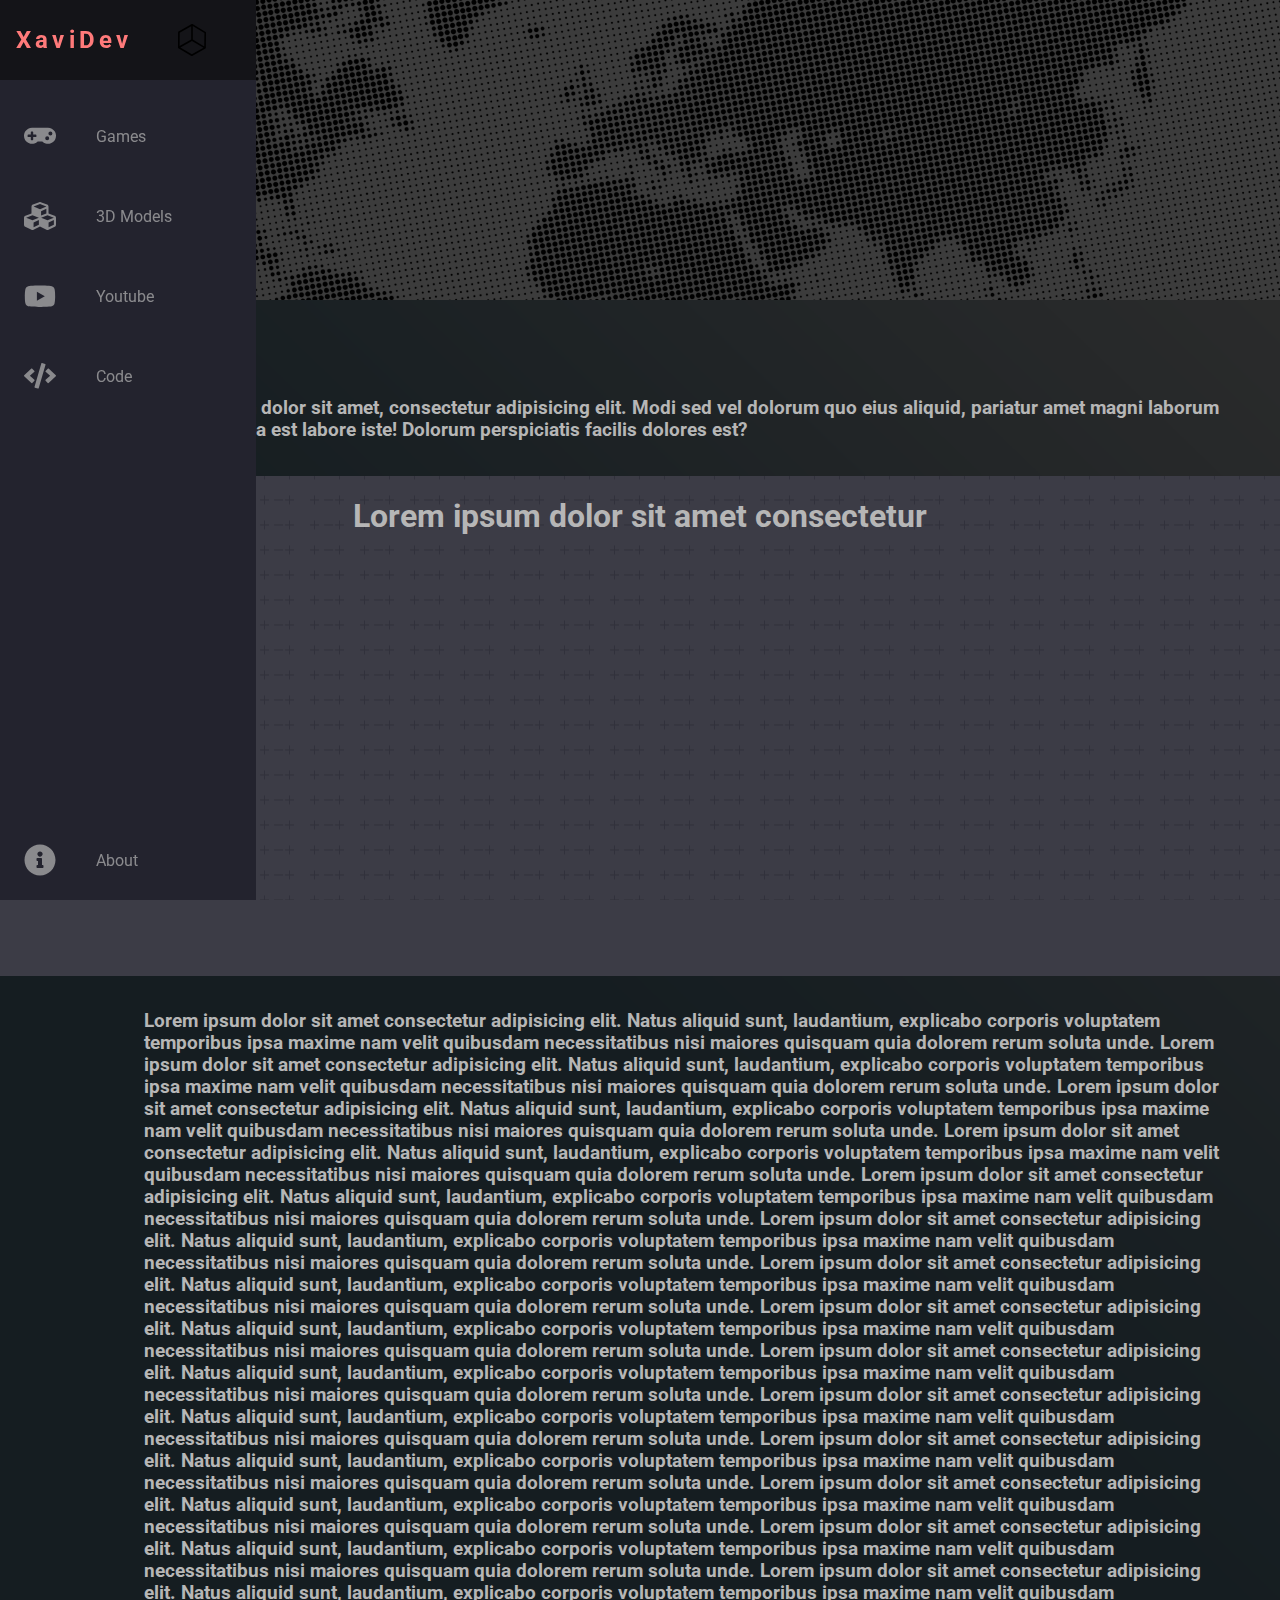
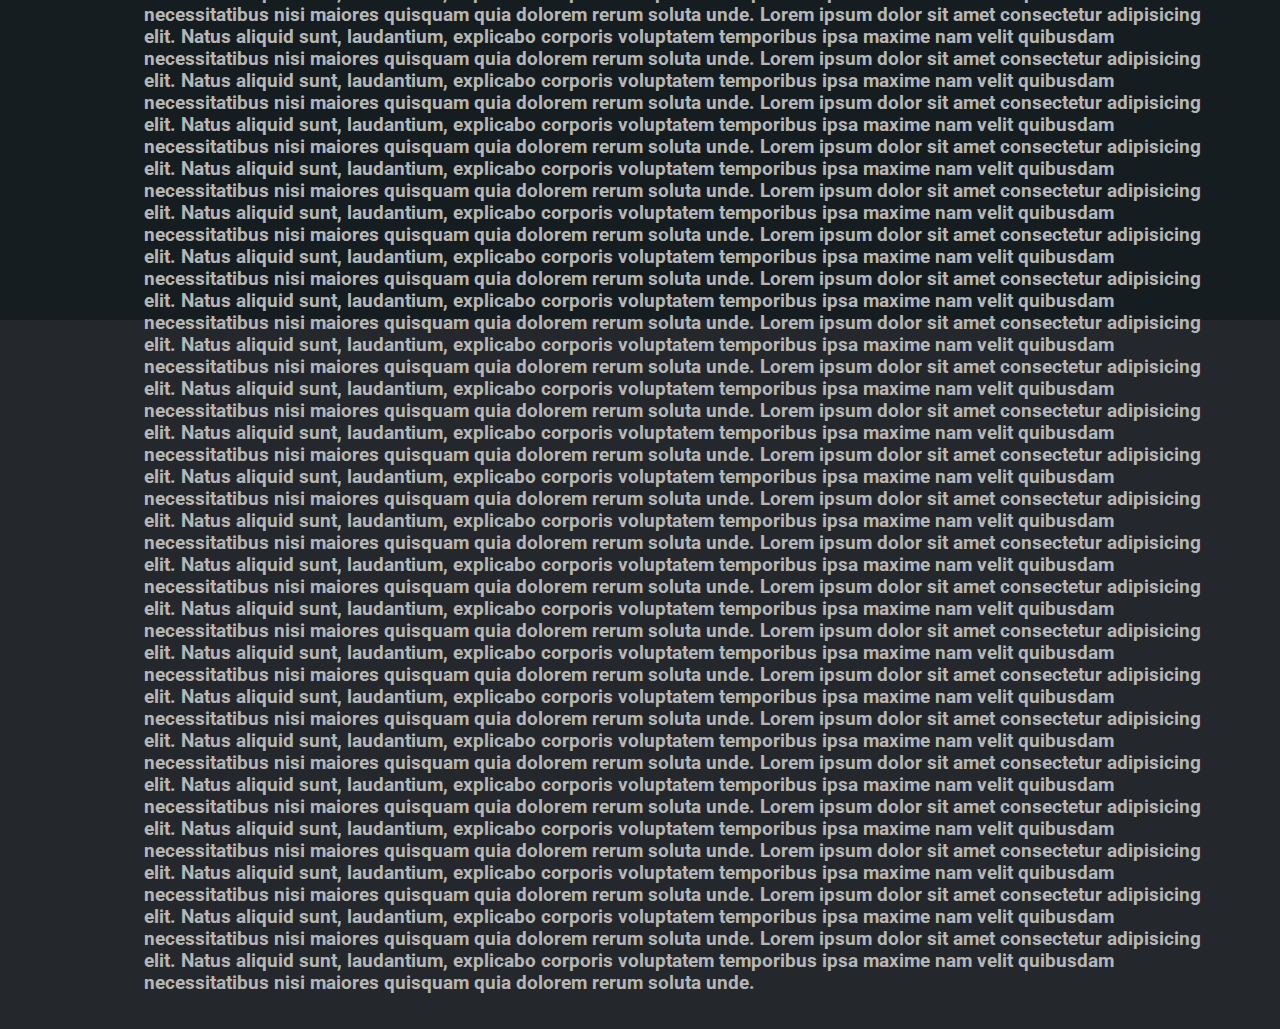
<file: index.html>
<!DOCTYPE html>
<html lang="en">
<head>
    <meta charset="UTF-8">
    <meta http-equiv="X-UA-Compatible" content="IE=edge">
    <meta name="viewport" content="width=device-width, initial-scale=1.0">
    <link rel="stylesheet" href="main.css">
    <title>Basel</title>
    <link rel="shortcut icon" type="image/png" href="images/logo.png">
</head>
  <body>
    <nav class="navbar">
        <ul class="navbar-nav">
          <li class="logo">
            <a href="../index.html" class="nav-link">
              <span class="link-text logo-text">XaviDev</span>
              <svg
                viewBox="0 0 485.963 485.963" style="enable-background:new 0 0 485.963 485.963;" xml:space="preserve">
                <g>
                  <g>
                    <path d="M449.733,119.163l-197.9-117.5c-3.7-2.2-8.3-2.2-12-0.1l-200.6,112.6c-3.7,2.1-6.1,6-6.1,10.3l-2.8,230.1
                      c-0.1,4.3,2.2,8.2,5.8,10.4l198.9,119.3c1.9,1.1,4,1.7,6.2,1.7c2,0,4-0.5,5.9-1.5l200.7-112.6c3.8-2.1,6.1-6.1,6.1-10.4l1.7-231.9
                      C455.633,125.263,453.433,121.263,449.733,119.163z M230.933,453.863l-176.6-105.9l2.5-201.8l174.1,102.8V453.863z
                        M243.133,228.263l-174.6-103l177-99.4l174.4,103.5L243.133,228.263z M429.933,354.263l-175,98.2v-203.4l176.5-98.7
                      L429.933,354.263z"/> 
                  </g>
                </g>
              </svg>
            </a>
          </li>
    
          <li class="nav-item">
            <a href="../pages/games.html" class="nav-link">
                <svg 
                aria-hidden="true" 
                focusable="false" 
                data-prefix="fas" 
                data-icon="gamepad" 
                class="svg-inline--fa fa-gamepad fa-w-20" 
                role="img" xmlns="http://www.w3.org/2000/svg" 
                viewBox="0 0 640 512">
                    <path fill="currentColor" 
                    d="M480.07 96H160a160 160 0 1 0 114.24 272h91.52A160 160 0 1 0 480.07 96zM248 268a12 12 0 0 1-12 12h-52v52a12 12 0 0 1-12 12h-24a12 12 0 0 1-12-12v-52H84a12 12 0 0 1-12-12v-24a12 12 0 0 1 12-12h52v-52a12 12 0 0 1 12-12h24a12 12 0 0 1 12 12v52h52a12 12 0 0 1 12 12zm216 76a40 40 0 1 1 40-40 40 40 0 0 1-40 40zm64-96a40 40 0 1 1 40-40 40 40 0 0 1-40 40z">
                    </path>
                </svg>
              <span class="link-text">Games</span>
            </a>
          </li>
    
          <li class="nav-item">
            <a href="../pages/3dmodels.html" class="nav-link">
                <svg 
                aria-hidden="true" 
                focusable="false" 
                data-prefix="fas" 
                data-icon="cubes" 
                class="svg-inline--fa fa-cubes fa-w-16" 
                role="img" xmlns="http://www.w3.org/2000/svg" 
                viewBox="0 0 512 512">
                    <path 
                    fill="currentColor" 
                    d="M488.6 250.2L392 214V105.5c0-15-9.3-28.4-23.4-33.7l-100-37.5c-8.1-3.1-17.1-3.1-25.3 0l-100 37.5c-14.1 5.3-23.4 18.7-23.4 33.7V214l-96.6 36.2C9.3 255.5 0 268.9 0 283.9V394c0 13.6 7.7 26.1 19.9 32.2l100 50c10.1 5.1 22.1 5.1 32.2 0l103.9-52 103.9 52c10.1 5.1 22.1 5.1 32.2 0l100-50c12.2-6.1 19.9-18.6 19.9-32.2V283.9c0-15-9.3-28.4-23.4-33.7zM358 214.8l-85 31.9v-68.2l85-37v73.3zM154 104.1l102-38.2 102 38.2v.6l-102 41.4-102-41.4v-.6zm84 291.1l-85 42.5v-79.1l85-38.8v75.4zm0-112l-102 41.4-102-41.4v-.6l102-38.2 102 38.2v.6zm240 112l-85 42.5v-79.1l85-38.8v75.4zm0-112l-102 41.4-102-41.4v-.6l102-38.2 102 38.2v.6z">
                    </path>
                </svg>
              <span class="link-text">3D Models</span>
            </a>
          </li>
    
          <li class="nav-item">
            <a href="../pages/youtube.html" class="nav-link">
                <svg 
                aria-hidden="true"
                 focusable="false" 
                 data-prefix="fab" 
                 data-icon="youtube"
                  class="svg-inline--fa fa-youtube fa-w-18" 
                  role="img" 
                  xmlns="http://www.w3.org/2000/svg" 
                  viewBox="0 0 576 512">
                    <path fill="currentColor" 
                    d="M549.655 124.083c-6.281-23.65-24.787-42.276-48.284-48.597C458.781 64 288 64 288 64S117.22 64 74.629 75.486c-23.497 6.322-42.003 24.947-48.284 48.597-11.412 42.867-11.412 132.305-11.412 132.305s0 89.438 11.412 132.305c6.281 23.65 24.787 41.5 48.284 47.821C117.22 448 288 448 288 448s170.78 0 213.371-11.486c23.497-6.321 42.003-24.171 48.284-47.821 11.412-42.867 11.412-132.305 11.412-132.305s0-89.438-11.412-132.305zm-317.51 213.508V175.185l142.739 81.205-142.739 81.201z">
                    </path>
                </svg>
              <span class="link-text">Youtube</span>
            </a>
          </li>
    
          <li class="nav-item">
            <a href="pages/code.html" class="nav-link">
                <svg
                aria-hidden="true" 
                focusable="false" 
                data-prefix="fas" data-icon="code" 
                class="svg-inline--fa fa-code fa-w-20" 
                role="img" xmlns="http://www.w3.org/2000/svg" 
                viewBox="0 0 640 512">
                    <path fill="currentColor"  
                    d="M278.9 511.5l-61-17.7c-6.4-1.8-10-8.5-8.2-14.9L346.2 8.7c1.8-6.4 8.5-10 14.9-8.2l61 17.7c6.4 1.8 10 8.5 8.2 14.9L293.8 503.3c-1.9 6.4-8.5 10.1-14.9 8.2zm-114-112.2l43.5-46.4c4.6-4.9 4.3-12.7-.8-17.2L117 256l90.6-79.7c5.1-4.5 5.5-12.3.8-17.2l-43.5-46.4c-4.5-4.8-12.1-5.1-17-.5L3.8 247.2c-5.1 4.7-5.1 12.8 0 17.5l144.1 135.1c4.9 4.6 12.5 4.4 17-.5zm327.2.6l144.1-135.1c5.1-4.7 5.1-12.8 0-17.5L492.1 112.1c-4.8-4.5-12.4-4.3-17 .5L431.6 159c-4.6 4.9-4.3 12.7.8 17.2L523 256l-90.6 79.7c-5.1 4.5-5.5 12.3-.8 17.2l43.5 46.4c4.5 4.9 12.1 5.1 17 .6z">
                    </path>
                </svg>
              <span class="link-text">Code</span>
            </a>
          </li>

          <li class="nav-item">
            <a href="#" class="nav-link">
                <svg 
                aria-hidden="true" 
                focusable="false" 
                data-prefix="fas" 
                data-icon="info-circle" 
                class="svg-inline--fa fa-info-circle fa-w-16" 
                role="img" 
                xmlns="http://www.w3.org/2000/svg" 
                viewBox="0 0 512 512">
                    <path 
                    fill="currentColor" 
                    d="M256 8C119.043 8 8 119.083 8 256c0 136.997 111.043 248 248 248s248-111.003 248-248C504 119.083 392.957 8 256 8zm0 110c23.196 0 42 18.804 42 42s-18.804 42-42 42-42-18.804-42-42 18.804-42 42-42zm56 254c0 6.627-5.373 12-12 12h-88c-6.627 0-12-5.373-12-12v-24c0-6.627 5.373-12 12-12h12v-64h-12c-6.627 0-12-5.373-12-12v-24c0-6.627 5.373-12 12-12h64c6.627 0 12 5.373 12 12v100h12c6.627 0 12 5.373 12 12v24z">
                    </path>
                </svg>
              <span class="link-text">About</span>
            </a>
          </li>
        </ul>
    </nav>
    <header class="fixed fixed1">
      welcome
    </header>
    <main>
      <h1>Home</h1> 
      <h3>Lorem ipsum dolor sit amet, consectetur adipisicing elit. Modi sed vel dolorum quo eius aliquid, pariatur amet magni laborum dolor quasi ea est labore iste! Dolorum perspiciatis facilis dolores est?</h3>
    </main>
    
    <div class="fixed fixed2">
      <h1>Lorem ipsum dolor sit amet consectetur</h1>
    </div>
    <main>
      <h3>Lorem ipsum dolor sit amet consectetur adipisicing elit. Natus aliquid sunt, laudantium, explicabo corporis voluptatem temporibus ipsa maxime nam velit quibusdam necessitatibus nisi maiores quisquam quia dolorem rerum soluta unde.
        Lorem ipsum dolor sit amet consectetur adipisicing elit. Natus aliquid sunt, laudantium, explicabo corporis voluptatem temporibus ipsa maxime nam velit quibusdam necessitatibus nisi maiores quisquam quia dolorem rerum soluta unde.
        Lorem ipsum dolor sit amet consectetur adipisicing elit. Natus aliquid sunt, laudantium, explicabo corporis voluptatem temporibus ipsa maxime nam velit quibusdam necessitatibus nisi maiores quisquam quia dolorem rerum soluta unde.
        Lorem ipsum dolor sit amet consectetur adipisicing elit. Natus aliquid sunt, laudantium, explicabo corporis voluptatem temporibus ipsa maxime nam velit quibusdam necessitatibus nisi maiores quisquam quia dolorem rerum soluta unde.
        Lorem ipsum dolor sit amet consectetur adipisicing elit. Natus aliquid sunt, laudantium, explicabo corporis voluptatem temporibus ipsa maxime nam velit quibusdam necessitatibus nisi maiores quisquam quia dolorem rerum soluta unde.
        Lorem ipsum dolor sit amet consectetur adipisicing elit. Natus aliquid sunt, laudantium, explicabo corporis voluptatem temporibus ipsa maxime nam velit quibusdam necessitatibus nisi maiores quisquam quia dolorem rerum soluta unde.
        Lorem ipsum dolor sit amet consectetur adipisicing elit. Natus aliquid sunt, laudantium, explicabo corporis voluptatem temporibus ipsa maxime nam velit quibusdam necessitatibus nisi maiores quisquam quia dolorem rerum soluta unde.
        Lorem ipsum dolor sit amet consectetur adipisicing elit. Natus aliquid sunt, laudantium, explicabo corporis voluptatem temporibus ipsa maxime nam velit quibusdam necessitatibus nisi maiores quisquam quia dolorem rerum soluta unde.
        Lorem ipsum dolor sit amet consectetur adipisicing elit. Natus aliquid sunt, laudantium, explicabo corporis voluptatem temporibus ipsa maxime nam velit quibusdam necessitatibus nisi maiores quisquam quia dolorem rerum soluta unde.
        Lorem ipsum dolor sit amet consectetur adipisicing elit. Natus aliquid sunt, laudantium, explicabo corporis voluptatem temporibus ipsa maxime nam velit quibusdam necessitatibus nisi maiores quisquam quia dolorem rerum soluta unde.
        Lorem ipsum dolor sit amet consectetur adipisicing elit. Natus aliquid sunt, laudantium, explicabo corporis voluptatem temporibus ipsa maxime nam velit quibusdam necessitatibus nisi maiores quisquam quia dolorem rerum soluta unde.
        Lorem ipsum dolor sit amet consectetur adipisicing elit. Natus aliquid sunt, laudantium, explicabo corporis voluptatem temporibus ipsa maxime nam velit quibusdam necessitatibus nisi maiores quisquam quia dolorem rerum soluta unde.
        Lorem ipsum dolor sit amet consectetur adipisicing elit. Natus aliquid sunt, laudantium, explicabo corporis voluptatem temporibus ipsa maxime nam velit quibusdam necessitatibus nisi maiores quisquam quia dolorem rerum soluta unde.
        Lorem ipsum dolor sit amet consectetur adipisicing elit. Natus aliquid sunt, laudantium, explicabo corporis voluptatem temporibus ipsa maxime nam velit quibusdam necessitatibus nisi maiores quisquam quia dolorem rerum soluta unde.
        Lorem ipsum dolor sit amet consectetur adipisicing elit. Natus aliquid sunt, laudantium, explicabo corporis voluptatem temporibus ipsa maxime nam velit quibusdam necessitatibus nisi maiores quisquam quia dolorem rerum soluta unde.
        Lorem ipsum dolor sit amet consectetur adipisicing elit. Natus aliquid sunt, laudantium, explicabo corporis voluptatem temporibus ipsa maxime nam velit quibusdam necessitatibus nisi maiores quisquam quia dolorem rerum soluta unde.
        Lorem ipsum dolor sit amet consectetur adipisicing elit. Natus aliquid sunt, laudantium, explicabo corporis voluptatem temporibus ipsa maxime nam velit quibusdam necessitatibus nisi maiores quisquam quia dolorem rerum soluta unde.
        Lorem ipsum dolor sit amet consectetur adipisicing elit. Natus aliquid sunt, laudantium, explicabo corporis voluptatem temporibus ipsa maxime nam velit quibusdam necessitatibus nisi maiores quisquam quia dolorem rerum soluta unde.
        Lorem ipsum dolor sit amet consectetur adipisicing elit. Natus aliquid sunt, laudantium, explicabo corporis voluptatem temporibus ipsa maxime nam velit quibusdam necessitatibus nisi maiores quisquam quia dolorem rerum soluta unde.
        Lorem ipsum dolor sit amet consectetur adipisicing elit. Natus aliquid sunt, laudantium, explicabo corporis voluptatem temporibus ipsa maxime nam velit quibusdam necessitatibus nisi maiores quisquam quia dolorem rerum soluta unde.
        Lorem ipsum dolor sit amet consectetur adipisicing elit. Natus aliquid sunt, laudantium, explicabo corporis voluptatem temporibus ipsa maxime nam velit quibusdam necessitatibus nisi maiores quisquam quia dolorem rerum soluta unde.
        Lorem ipsum dolor sit amet consectetur adipisicing elit. Natus aliquid sunt, laudantium, explicabo corporis voluptatem temporibus ipsa maxime nam velit quibusdam necessitatibus nisi maiores quisquam quia dolorem rerum soluta unde.
        Lorem ipsum dolor sit amet consectetur adipisicing elit. Natus aliquid sunt, laudantium, explicabo corporis voluptatem temporibus ipsa maxime nam velit quibusdam necessitatibus nisi maiores quisquam quia dolorem rerum soluta unde.
        Lorem ipsum dolor sit amet consectetur adipisicing elit. Natus aliquid sunt, laudantium, explicabo corporis voluptatem temporibus ipsa maxime nam velit quibusdam necessitatibus nisi maiores quisquam quia dolorem rerum soluta unde.
        Lorem ipsum dolor sit amet consectetur adipisicing elit. Natus aliquid sunt, laudantium, explicabo corporis voluptatem temporibus ipsa maxime nam velit quibusdam necessitatibus nisi maiores quisquam quia dolorem rerum soluta unde.
        Lorem ipsum dolor sit amet consectetur adipisicing elit. Natus aliquid sunt, laudantium, explicabo corporis voluptatem temporibus ipsa maxime nam velit quibusdam necessitatibus nisi maiores quisquam quia dolorem rerum soluta unde.
        Lorem ipsum dolor sit amet consectetur adipisicing elit. Natus aliquid sunt, laudantium, explicabo corporis voluptatem temporibus ipsa maxime nam velit quibusdam necessitatibus nisi maiores quisquam quia dolorem rerum soluta unde.
        Lorem ipsum dolor sit amet consectetur adipisicing elit. Natus aliquid sunt, laudantium, explicabo corporis voluptatem temporibus ipsa maxime nam velit quibusdam necessitatibus nisi maiores quisquam quia dolorem rerum soluta unde.
        Lorem ipsum dolor sit amet consectetur adipisicing elit. Natus aliquid sunt, laudantium, explicabo corporis voluptatem temporibus ipsa maxime nam velit quibusdam necessitatibus nisi maiores quisquam quia dolorem rerum soluta unde.
        Lorem ipsum dolor sit amet consectetur adipisicing elit. Natus aliquid sunt, laudantium, explicabo corporis voluptatem temporibus ipsa maxime nam velit quibusdam necessitatibus nisi maiores quisquam quia dolorem rerum soluta unde.
        Lorem ipsum dolor sit amet consectetur adipisicing elit. Natus aliquid sunt, laudantium, explicabo corporis voluptatem temporibus ipsa maxime nam velit quibusdam necessitatibus nisi maiores quisquam quia dolorem rerum soluta unde.
        Lorem ipsum dolor sit amet consectetur adipisicing elit. Natus aliquid sunt, laudantium, explicabo corporis voluptatem temporibus ipsa maxime nam velit quibusdam necessitatibus nisi maiores quisquam quia dolorem rerum soluta unde.
        Lorem ipsum dolor sit amet consectetur adipisicing elit. Natus aliquid sunt, laudantium, explicabo corporis voluptatem temporibus ipsa maxime nam velit quibusdam necessitatibus nisi maiores quisquam quia dolorem rerum soluta unde.
        Lorem ipsum dolor sit amet consectetur adipisicing elit. Natus aliquid sunt, laudantium, explicabo corporis voluptatem temporibus ipsa maxime nam velit quibusdam necessitatibus nisi maiores quisquam quia dolorem rerum soluta unde.
        Lorem ipsum dolor sit amet consectetur adipisicing elit. Natus aliquid sunt, laudantium, explicabo corporis voluptatem temporibus ipsa maxime nam velit quibusdam necessitatibus nisi maiores quisquam quia dolorem rerum soluta unde.
        Lorem ipsum dolor sit amet consectetur adipisicing elit. Natus aliquid sunt, laudantium, explicabo corporis voluptatem temporibus ipsa maxime nam velit quibusdam necessitatibus nisi maiores quisquam quia dolorem rerum soluta unde.
      </h3>
      
    </main>
    
  </body>
</html>
</file>
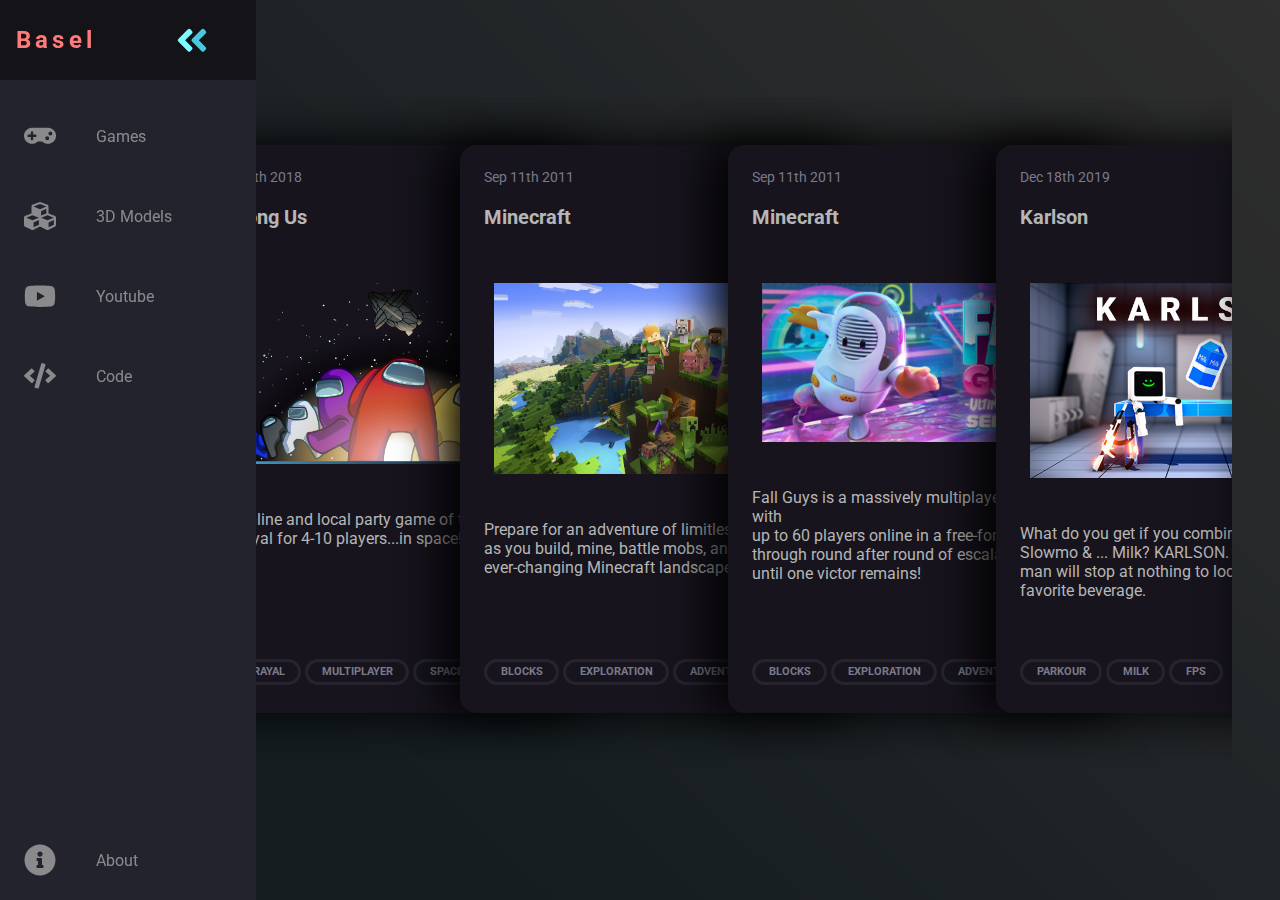
<file: pages/games.html>
<!DOCTYPE html>
<html lang="en">
<head>
    <meta charset="UTF-8">
    <meta http-equiv="X-UA-Compatible" content="IE=edge">
    <meta name="viewport" content="width=device-width, initial-scale=1.0">
    <link rel="stylesheet" href="../main.css">
    <link rel="stylesheet" href="css/games.css">
    <title>Basel</title>
    <link rel="shortcut icon" type="image/png" href="../images/logo.png">
</head>
<body>
  <nav class="navbar">
    <ul class="navbar-nav">
      <li class="logo">
        <a href="../index.html" class="nav-link">
          <span class="link-text logo-text">Basel</span>
          <svg
            aria-hidden="true"
            focusable="false"
            data-prefix="fad"
            data-icon="angle-double-right"
            role="img"
            xmlns="http://www.w3.org/2000/svg"
            viewBox="0 0 448 512"
            class="svg-inline--fa fa-angle-double-right fa-w-14 fa-5x"
          >
            <g class="fa-group">
              <path
                fill="currentColor"
                d="M224 273L88.37 409a23.78 23.78 0 0 1-33.8 0L32 386.36a23.94 23.94 0 0 1 0-33.89l96.13-96.37L32 159.73a23.94 23.94 0 0 1 0-33.89l22.44-22.79a23.78 23.78 0 0 1 33.8 0L223.88 239a23.94 23.94 0 0 1 .1 34z"
                class="fa-secondary"
              ></path>
              <path
                fill="currentColor"
                d="M415.89 273L280.34 409a23.77 23.77 0 0 1-33.79 0L224 386.26a23.94 23.94 0 0 1 0-33.89L320.11 256l-96-96.47a23.94 23.94 0 0 1 0-33.89l22.52-22.59a23.77 23.77 0 0 1 33.79 0L416 239a24 24 0 0 1-.11 34z"
                class="fa-primary"
              ></path>
            </g>
          </svg>
        </a>
      </li>

      <li class="nav-item">
        <a href="../pages/games.html" class="nav-link">
            <svg 
            aria-hidden="true" 
            focusable="false" 
            data-prefix="fas" 
            data-icon="gamepad" 
            class="svg-inline--fa fa-gamepad fa-w-20" 
            role="img" xmlns="http://www.w3.org/2000/svg" 
            viewBox="0 0 640 512">
                <path fill="currentColor" 
                d="M480.07 96H160a160 160 0 1 0 114.24 272h91.52A160 160 0 1 0 480.07 96zM248 268a12 12 0 0 1-12 12h-52v52a12 12 0 0 1-12 12h-24a12 12 0 0 1-12-12v-52H84a12 12 0 0 1-12-12v-24a12 12 0 0 1 12-12h52v-52a12 12 0 0 1 12-12h24a12 12 0 0 1 12 12v52h52a12 12 0 0 1 12 12zm216 76a40 40 0 1 1 40-40 40 40 0 0 1-40 40zm64-96a40 40 0 1 1 40-40 40 40 0 0 1-40 40z">
                </path>
            </svg>
          <span class="link-text">Games</span>
        </a>
      </li>

      <li class="nav-item">
        <a href="../pages/3dmodels.html" class="nav-link">
            <svg 
            aria-hidden="true" 
            focusable="false" 
            data-prefix="fas" 
            data-icon="cubes" 
            class="svg-inline--fa fa-cubes fa-w-16" 
            role="img" xmlns="http://www.w3.org/2000/svg" 
            viewBox="0 0 512 512">
                <path 
                fill="currentColor" 
                d="M488.6 250.2L392 214V105.5c0-15-9.3-28.4-23.4-33.7l-100-37.5c-8.1-3.1-17.1-3.1-25.3 0l-100 37.5c-14.1 5.3-23.4 18.7-23.4 33.7V214l-96.6 36.2C9.3 255.5 0 268.9 0 283.9V394c0 13.6 7.7 26.1 19.9 32.2l100 50c10.1 5.1 22.1 5.1 32.2 0l103.9-52 103.9 52c10.1 5.1 22.1 5.1 32.2 0l100-50c12.2-6.1 19.9-18.6 19.9-32.2V283.9c0-15-9.3-28.4-23.4-33.7zM358 214.8l-85 31.9v-68.2l85-37v73.3zM154 104.1l102-38.2 102 38.2v.6l-102 41.4-102-41.4v-.6zm84 291.1l-85 42.5v-79.1l85-38.8v75.4zm0-112l-102 41.4-102-41.4v-.6l102-38.2 102 38.2v.6zm240 112l-85 42.5v-79.1l85-38.8v75.4zm0-112l-102 41.4-102-41.4v-.6l102-38.2 102 38.2v.6z">
                </path>
            </svg>
          <span class="link-text">3D Models</span>
        </a>
      </li>

      <li class="nav-item">
        <a href="../pages/youtube.html" class="nav-link">
            <svg 
            aria-hidden="true"
             focusable="false" 
             data-prefix="fab" 
             data-icon="youtube"
              class="svg-inline--fa fa-youtube fa-w-18" 
              role="img" 
              xmlns="http://www.w3.org/2000/svg" 
              viewBox="0 0 576 512">
                <path fill="currentColor" 
                d="M549.655 124.083c-6.281-23.65-24.787-42.276-48.284-48.597C458.781 64 288 64 288 64S117.22 64 74.629 75.486c-23.497 6.322-42.003 24.947-48.284 48.597-11.412 42.867-11.412 132.305-11.412 132.305s0 89.438 11.412 132.305c6.281 23.65 24.787 41.5 48.284 47.821C117.22 448 288 448 288 448s170.78 0 213.371-11.486c23.497-6.321 42.003-24.171 48.284-47.821 11.412-42.867 11.412-132.305 11.412-132.305s0-89.438-11.412-132.305zm-317.51 213.508V175.185l142.739 81.205-142.739 81.201z">
                </path>
            </svg>
          <span class="link-text">Youtube</span>
        </a>
      </li>

      <li class="nav-item">
        <a href="#" class="nav-link">
            <svg
            aria-hidden="true" 
            focusable="false" 
            data-prefix="fas" data-icon="code" 
            class="svg-inline--fa fa-code fa-w-20" 
            role="img" xmlns="http://www.w3.org/2000/svg" 
            viewBox="0 0 640 512">
                <path fill="currentColor"  
                d="M278.9 511.5l-61-17.7c-6.4-1.8-10-8.5-8.2-14.9L346.2 8.7c1.8-6.4 8.5-10 14.9-8.2l61 17.7c6.4 1.8 10 8.5 8.2 14.9L293.8 503.3c-1.9 6.4-8.5 10.1-14.9 8.2zm-114-112.2l43.5-46.4c4.6-4.9 4.3-12.7-.8-17.2L117 256l90.6-79.7c5.1-4.5 5.5-12.3.8-17.2l-43.5-46.4c-4.5-4.8-12.1-5.1-17-.5L3.8 247.2c-5.1 4.7-5.1 12.8 0 17.5l144.1 135.1c4.9 4.6 12.5 4.4 17-.5zm327.2.6l144.1-135.1c5.1-4.7 5.1-12.8 0-17.5L492.1 112.1c-4.8-4.5-12.4-4.3-17 .5L431.6 159c-4.6 4.9-4.3 12.7.8 17.2L523 256l-90.6 79.7c-5.1 4.5-5.5 12.3-.8 17.2l43.5 46.4c4.5 4.9 12.1 5.1 17 .6z">
                </path>
            </svg>
          <span class="link-text">Code</span>
        </a>
      </li>

      <li class="nav-item">
        <a href="#" class="nav-link">
            <svg 
            aria-hidden="true" 
            focusable="false" 
            data-prefix="fas" 
            data-icon="info-circle" 
            class="svg-inline--fa fa-info-circle fa-w-16" 
            role="img" 
            xmlns="http://www.w3.org/2000/svg" 
            viewBox="0 0 512 512">
                <path 
                fill="currentColor" 
                d="M256 8C119.043 8 8 119.083 8 256c0 136.997 111.043 248 248 248s248-111.003 248-248C504 119.083 392.957 8 256 8zm0 110c23.196 0 42 18.804 42 42s-18.804 42-42 42-42-18.804-42-42 18.804-42 42-42zm56 254c0 6.627-5.373 12-12 12h-88c-6.627 0-12-5.373-12-12v-24c0-6.627 5.373-12 12-12h12v-64h-12c-6.627 0-12-5.373-12-12v-24c0-6.627 5.373-12 12-12h64c6.627 0 12 5.373 12 12v100h12c6.627 0 12 5.373 12 12v24z">
                </path>
            </svg>
          <span class="link-text">About</span>
        </a>
      </li>
    </ul>
</nav>
    <main>
        <h1>Games</h1>
        <section class="card-list">
            <article class="card">
                <header class="card-header">
                  <p>Jul 14th 2018</p>
                  <h2>Among Us</h2>
                </header>

                <section class="card-cover">
                    <img src="../images/game covers/Among Us_cover.png">
                </section>

                <div class="card-description">
                    <p>
                        An online and local party game of teamwork and<br>
                        betrayal for 4-10 players...in space!<br>
                    </p>
                </div>
                <div class="tags">
                  <a href="#">BETRAYAL</a>
                  <a href="#">MULTIPLAYER</a>
                  <a href="#">SPACE</a>
                </div>
            </article>
            <article class="card">
                <header class="card-header">
                  <p>Sep 11th 2011</p>
                  <h2>Minecraft</h2>
                </header>

                <section class="card-cover">
                    <img src="../images/game covers/Minecraft_cover.png">
                </section>

                <div class="card-description">
                    <p>
                        Prepare for an adventure of limitless possibilities<br>
                        as you build, mine, battle mobs, and explore the<br>
                        ever-changing Minecraft landscape.<br>
                    </p>
                </div>
                <div class="tags">
                  <a href="#">BLOCKS</a>
                  <a href="#">EXPLORATION</a>
                  <a href="#">ADVENTURE</a>
                </div>
            </article>

            <article class="card">
              <header class="card-header">
                <p>Sep 11th 2011</p>
                <h2>Minecraft</h2>
              </header>

              <section class="card-cover">
                  <img src="../images/game covers/Fall Guys Ultimate Knockout_cover.png">
              </section>

              <div class="card-description">
                  <p>
                    Fall Guys is a massively multiplayer party game with<br>
                    up to 60 players online in a free-for-all struggle<br> 
                    through round after round of escalating chaos<br> 
                    until one victor remains!<br> 
                  </p>
              </div>
              <div class="tags">
                <a href="#">BLOCKS</a>
                <a href="#">EXPLORATION</a>
                <a href="#">ADVENTURE</a>
              </div>
            </article>

            <article class="card">
                <header class="card-header">
                    <p>Dec 18th 2019</p>
                    <h2>Karlson</h2>
                </header>

                <section class="card-cover">
                    <img src="../images/game covers/Karlson_cover.png">
                </section>

                <div class="card-description">
                    <p>
                        What do you get if you combine an FPS, Parkour,<br>
                        Slowmo & ... Milk? KARLSON. The milk-infused <br>
                        man will stop at nothing to locate and drink his favorite beverage.<br>
                    </p>
                </div>
                <div class="tags">
                <a href="#">PARKOUR</a>
                <a href="#">MILK</a>
                <a href="#">FPS</a>
                </div>
            </article>

            <article class="card">
                <header class="card-header">
                <p>Jan 27th 2021</p>
                <h2>Will You Snail</h2>
                </header>

                <section class="card-cover">
                    <img src="../images/game covers/Will You Snail_cover.png">
                </section>

                <div class="card-description">
                    <p>
                        Play a fast paced action platformer where an evil AI<br>
                        tries to kill you by predicting your movement. Dodge<br>
                        AI-spawned traps, solve (voluntary) puzzles and<br>
                        uncover the dark secrets of the simulation.<br>
                    </p>
                </div>
                <div class="tags">
                <a href="#">AI</a>
                <a href="#">SNAIL</a>
                <a href="#">PLATFORMER</a>
                </div>
            </article>
            
        </section>
    </main>
</body>
</html>
</file>
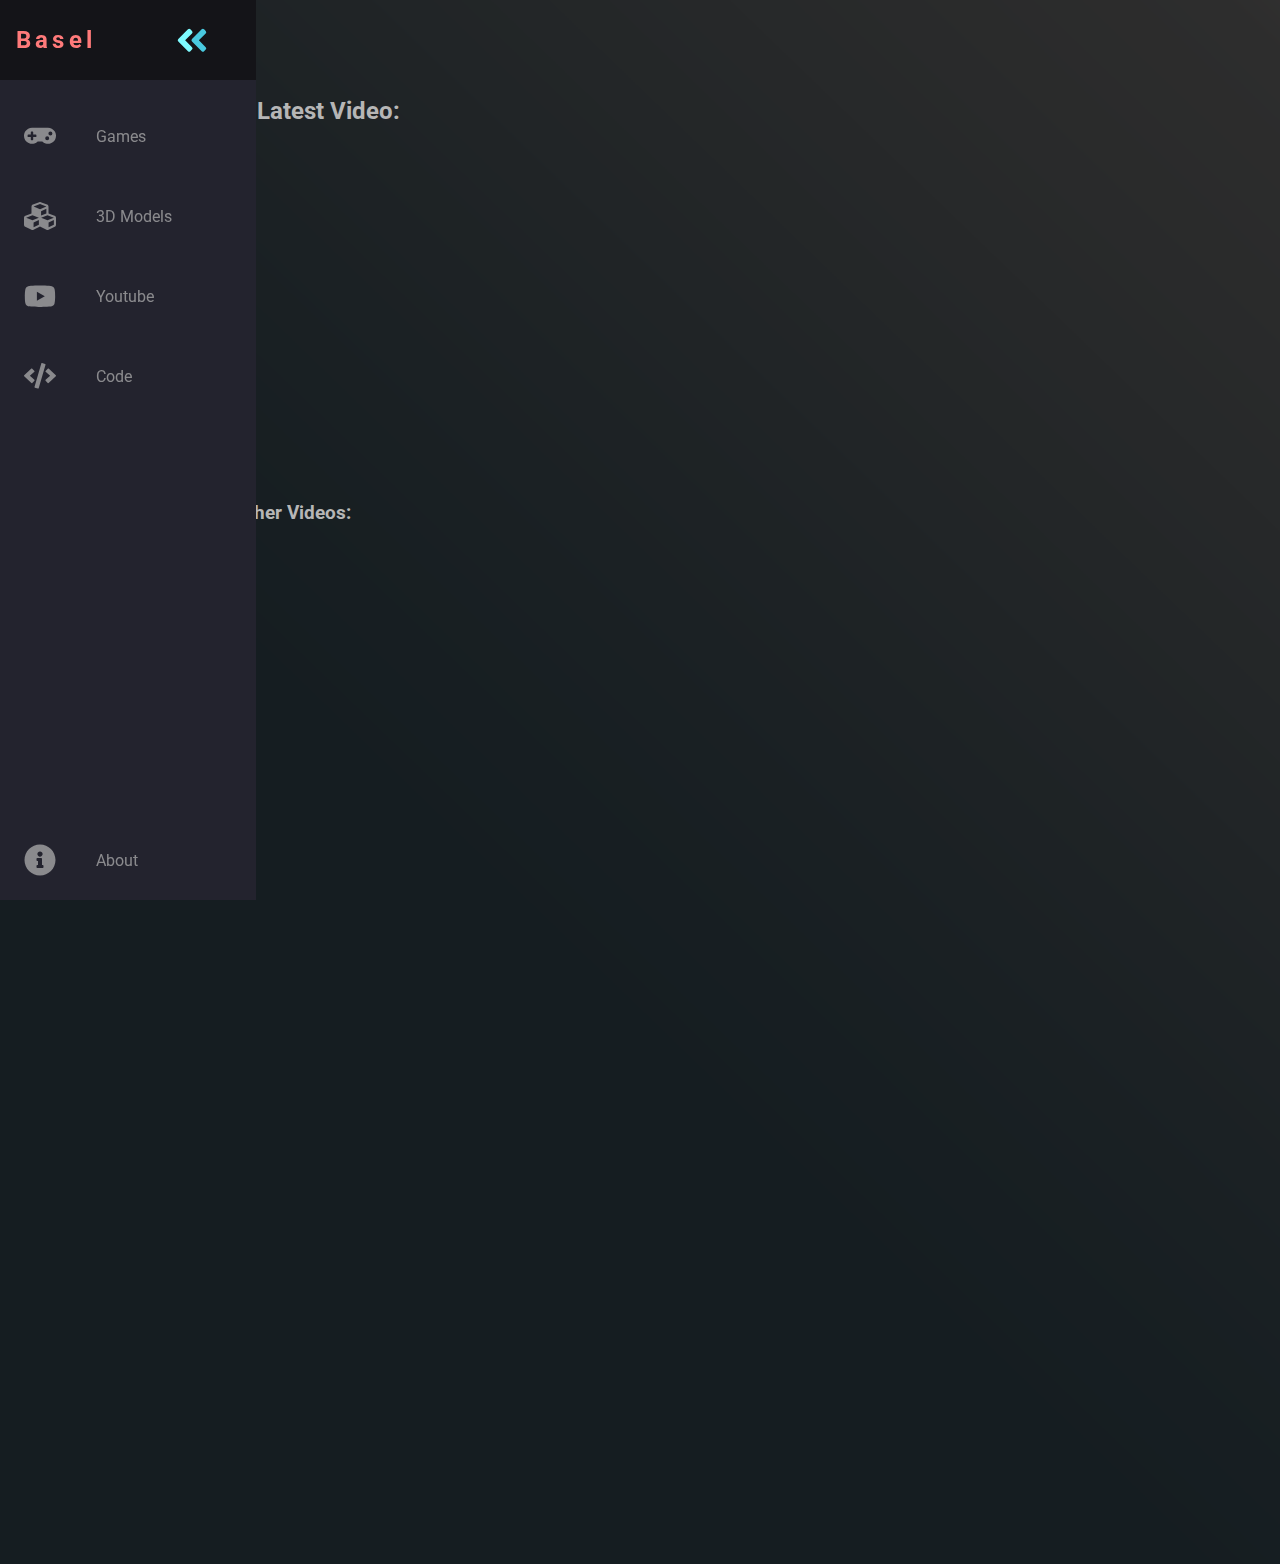
<file: pages/youtube.html>
<!DOCTYPE html>
<html lang="en">
<head>
    <meta charset="UTF-8">
    <meta http-equiv="X-UA-Compatible" content="IE=edge">
    <meta name="viewport" content="width=device-width, initial-scale=1.0">
    <link rel="stylesheet" href="../main.css">
    <link rel="stylesheet" href="../pages/css/youtube.css">
    <title>Basel</title>
    <link rel="shortcut icon" type="image/png" href="../images/logo.png">
</head>
<body>
    <nav class="navbar">
        <ul class="navbar-nav">
          <li class="logo">
            <a href="../index.html" class="nav-link">
              <span class="link-text logo-text">Basel</span>
              <svg
                aria-hidden="true"
                focusable="false"
                data-prefix="fad"
                data-icon="angle-double-right"
                role="img"
                xmlns="http://www.w3.org/2000/svg"
                viewBox="0 0 448 512"
                class="svg-inline--fa fa-angle-double-right fa-w-14 fa-5x"
              >
                <g class="fa-group">
                  <path
                    fill="currentColor"
                    d="M224 273L88.37 409a23.78 23.78 0 0 1-33.8 0L32 386.36a23.94 23.94 0 0 1 0-33.89l96.13-96.37L32 159.73a23.94 23.94 0 0 1 0-33.89l22.44-22.79a23.78 23.78 0 0 1 33.8 0L223.88 239a23.94 23.94 0 0 1 .1 34z"
                    class="fa-secondary"
                  ></path>
                  <path
                    fill="currentColor"
                    d="M415.89 273L280.34 409a23.77 23.77 0 0 1-33.79 0L224 386.26a23.94 23.94 0 0 1 0-33.89L320.11 256l-96-96.47a23.94 23.94 0 0 1 0-33.89l22.52-22.59a23.77 23.77 0 0 1 33.79 0L416 239a24 24 0 0 1-.11 34z"
                    class="fa-primary"
                  ></path>
                </g>
              </svg>
            </a>
          </li>
    
          <li class="nav-item">
            <a href="../pages/games.html" class="nav-link">
                <svg 
                aria-hidden="true" 
                focusable="false" 
                data-prefix="fas" 
                data-icon="gamepad" 
                class="svg-inline--fa fa-gamepad fa-w-20" 
                role="img" xmlns="http://www.w3.org/2000/svg" 
                viewBox="0 0 640 512">
                    <path fill="currentColor" 
                    d="M480.07 96H160a160 160 0 1 0 114.24 272h91.52A160 160 0 1 0 480.07 96zM248 268a12 12 0 0 1-12 12h-52v52a12 12 0 0 1-12 12h-24a12 12 0 0 1-12-12v-52H84a12 12 0 0 1-12-12v-24a12 12 0 0 1 12-12h52v-52a12 12 0 0 1 12-12h24a12 12 0 0 1 12 12v52h52a12 12 0 0 1 12 12zm216 76a40 40 0 1 1 40-40 40 40 0 0 1-40 40zm64-96a40 40 0 1 1 40-40 40 40 0 0 1-40 40z">
                    </path>
                </svg>
              <span class="link-text">Games</span>
            </a>
          </li>
    
          <li class="nav-item">
            <a href="../pages/3dmodels.html" class="nav-link">
                <svg 
                aria-hidden="true" 
                focusable="false" 
                data-prefix="fas" 
                data-icon="cubes" 
                class="svg-inline--fa fa-cubes fa-w-16" 
                role="img" xmlns="http://www.w3.org/2000/svg" 
                viewBox="0 0 512 512">
                    <path 
                    fill="currentColor" 
                    d="M488.6 250.2L392 214V105.5c0-15-9.3-28.4-23.4-33.7l-100-37.5c-8.1-3.1-17.1-3.1-25.3 0l-100 37.5c-14.1 5.3-23.4 18.7-23.4 33.7V214l-96.6 36.2C9.3 255.5 0 268.9 0 283.9V394c0 13.6 7.7 26.1 19.9 32.2l100 50c10.1 5.1 22.1 5.1 32.2 0l103.9-52 103.9 52c10.1 5.1 22.1 5.1 32.2 0l100-50c12.2-6.1 19.9-18.6 19.9-32.2V283.9c0-15-9.3-28.4-23.4-33.7zM358 214.8l-85 31.9v-68.2l85-37v73.3zM154 104.1l102-38.2 102 38.2v.6l-102 41.4-102-41.4v-.6zm84 291.1l-85 42.5v-79.1l85-38.8v75.4zm0-112l-102 41.4-102-41.4v-.6l102-38.2 102 38.2v.6zm240 112l-85 42.5v-79.1l85-38.8v75.4zm0-112l-102 41.4-102-41.4v-.6l102-38.2 102 38.2v.6z">
                    </path>
                </svg>
              <span class="link-text">3D Models</span>
            </a>
          </li>
    
          <li class="nav-item">
            <a href="../pages/youtube.html" class="nav-link">
                <svg 
                aria-hidden="true"
                 focusable="false" 
                 data-prefix="fab" 
                 data-icon="youtube"
                  class="svg-inline--fa fa-youtube fa-w-18" 
                  role="img" 
                  xmlns="http://www.w3.org/2000/svg" 
                  viewBox="0 0 576 512">
                    <path fill="currentColor" 
                    d="M549.655 124.083c-6.281-23.65-24.787-42.276-48.284-48.597C458.781 64 288 64 288 64S117.22 64 74.629 75.486c-23.497 6.322-42.003 24.947-48.284 48.597-11.412 42.867-11.412 132.305-11.412 132.305s0 89.438 11.412 132.305c6.281 23.65 24.787 41.5 48.284 47.821C117.22 448 288 448 288 448s170.78 0 213.371-11.486c23.497-6.321 42.003-24.171 48.284-47.821 11.412-42.867 11.412-132.305 11.412-132.305s0-89.438-11.412-132.305zm-317.51 213.508V175.185l142.739 81.205-142.739 81.201z">
                    </path>
                </svg>
              <span class="link-text">Youtube</span>
            </a>
          </li>
    
          <li class="nav-item">
            <a href="#" class="nav-link">
                <svg
                aria-hidden="true" 
                focusable="false" 
                data-prefix="fas" data-icon="code" 
                class="svg-inline--fa fa-code fa-w-20" 
                role="img" xmlns="http://www.w3.org/2000/svg" 
                viewBox="0 0 640 512">
                    <path fill="currentColor"  
                    d="M278.9 511.5l-61-17.7c-6.4-1.8-10-8.5-8.2-14.9L346.2 8.7c1.8-6.4 8.5-10 14.9-8.2l61 17.7c6.4 1.8 10 8.5 8.2 14.9L293.8 503.3c-1.9 6.4-8.5 10.1-14.9 8.2zm-114-112.2l43.5-46.4c4.6-4.9 4.3-12.7-.8-17.2L117 256l90.6-79.7c5.1-4.5 5.5-12.3.8-17.2l-43.5-46.4c-4.5-4.8-12.1-5.1-17-.5L3.8 247.2c-5.1 4.7-5.1 12.8 0 17.5l144.1 135.1c4.9 4.6 12.5 4.4 17-.5zm327.2.6l144.1-135.1c5.1-4.7 5.1-12.8 0-17.5L492.1 112.1c-4.8-4.5-12.4-4.3-17 .5L431.6 159c-4.6 4.9-4.3 12.7.8 17.2L523 256l-90.6 79.7c-5.1 4.5-5.5 12.3-.8 17.2l43.5 46.4c4.5 4.9 12.1 5.1 17 .6z">
                    </path>
                </svg>
              <span class="link-text">Code</span>
            </a>
          </li>

          <li class="nav-item">
            <a href="#" class="nav-link">
                <svg 
                aria-hidden="true" 
                focusable="false" 
                data-prefix="fas" 
                data-icon="info-circle" 
                class="svg-inline--fa fa-info-circle fa-w-16" 
                role="img" 
                xmlns="http://www.w3.org/2000/svg" 
                viewBox="0 0 512 512">
                    <path 
                    fill="currentColor" 
                    d="M256 8C119.043 8 8 119.083 8 256c0 136.997 111.043 248 248 248s248-111.003 248-248C504 119.083 392.957 8 256 8zm0 110c23.196 0 42 18.804 42 42s-18.804 42-42 42-42-18.804-42-42 18.804-42 42-42zm56 254c0 6.627-5.373 12-12 12h-88c-6.627 0-12-5.373-12-12v-24c0-6.627 5.373-12 12-12h12v-64h-12c-6.627 0-12-5.373-12-12v-24c0-6.627 5.373-12 12-12h64c6.627 0 12 5.373 12 12v100h12c6.627 0 12 5.373 12 12v24z">
                    </path>
                </svg>
              <span class="link-text">About</span>
            </a>
          </li>
        </ul>
    </nav>
    <main>
        <header>
            <a href="../index.html" class="head-link"><h1>Home</h1></a>
        </header>

        <script src="https://apis.google.com/js/platform.js"></script>
        <div class="g-ytsubscribe" data-channelid="UCXMSNg-tfQIkK9zkOkWwD0g" data-layout="full" data-theme="dark" data-count="hidden"></div>

        <div>
            <h2>Watch My Latest Video:</h2><br>
            <iframe class="yt-major" src="https://www.youtube.com/embed?listType=playlist&list=UUXMSNg-tfQIkK9zkOkWwD0g&index=1" title="YouTube video player" frameborder="0" allow="accelerometer; autoplay; clipboard-write; encrypted-media; gyroscope; picture-in-picture; web-share" allowfullscreen></iframe>
            <h3>Watch My Other Videos:</h3><br>
            <section class="yt-grid">
                <iframe class="yt-minor" src="https://www.youtube.com/embed?listType=playlist&list=UUXMSNg-tfQIkK9zkOkWwD0g&index=2" title="YouTube video player" frameborder="0" allow="accelerometer; autoplay; clipboard-write; encrypted-media; gyroscope; picture-in-picture; web-share" allowfullscreen></iframe>
                <iframe class="yt-minor" src="https://www.youtube.com/embed?listType=playlist&list=UUXMSNg-tfQIkK9zkOkWwD0g&index=3" title="YouTube video player" frameborder="0" allow="accelerometer; autoplay; clipboard-write; encrypted-media; gyroscope; picture-in-picture; web-share" allowfullscreen></iframe>
                <iframe class="yt-minor" src="https://www.youtube.com/embed?listType=playlist&list=UUXMSNg-tfQIkK9zkOkWwD0g&index=4" title="YouTube video player" frameborder="0" allow="accelerometer; autoplay; clipboard-write; encrypted-media; gyroscope; picture-in-picture; web-share" allowfullscreen></iframe>
                <iframe class="yt-minor" src="https://www.youtube.com/embed?listType=playlist&list=UUXMSNg-tfQIkK9zkOkWwD0g&index=5" title="YouTube video player" frameborder="0" allow="accelerometer; autoplay; clipboard-write; encrypted-media; gyroscope; picture-in-picture; web-share" allowfullscreen></iframe>
                <iframe class="yt-minor" src="https://www.youtube.com/embed?listType=playlist&list=UUXMSNg-tfQIkK9zkOkWwD0g&index=6" title="YouTube video player" frameborder="0" allow="accelerometer; autoplay; clipboard-write; encrypted-media; gyroscope; picture-in-picture; web-share" allowfullscreen></iframe>
                <iframe class="yt-minor" src="https://www.youtube.com/embed?listType=playlist&list=UUXMSNg-tfQIkK9zkOkWwD0g&index=7" title="YouTube video player" frameborder="0" allow="accelerometer; autoplay; clipboard-write; encrypted-media; gyroscope; picture-in-picture; web-share" allowfullscreen></iframe>
                <iframe class="yt-minor" src="https://www.youtube.com/embed?listType=playlist&list=UUXMSNg-tfQIkK9zkOkWwD0g&index=8" title="YouTube video player" frameborder="0" allow="accelerometer; autoplay; clipboard-write; encrypted-media; gyroscope; picture-in-picture; web-share" allowfullscreen></iframe>
                <iframe class="yt-minor" src="https://www.youtube.com/embed?listType=playlist&list=UUXMSNg-tfQIkK9zkOkWwD0g&index=9" title="YouTube video player" frameborder="0" allow="accelerometer; autoplay; clipboard-write; encrypted-media; gyroscope; picture-in-picture; web-share" allowfullscreen></iframe>
            </section>
        </div>
    </main>
</body>
</html>
</file>
<file: main.css>
@import url('https://fonts.googleapis.com/css?family=Roboto');

:root {
    font-size: 16px;
    font-family: 'Roboto';
    --text-primary: #b6b6b6;
    --text-secondary: #ff7a7a;
    --bg-primary: #23232e;
    --bg-secondary: #141418;
    --transition-speed: 600ms;
   }

body {
    background: rgb(36, 39, 43);
    background-image: url('../images/bg.png');
    background-size: 100%;
    background-repeat: no-repeat;
    color: var(--text-primary);
    margin: 0;
    padding: 0;
 }

a {
    text-decoration: none;
  }

::-webkit-scrollbar {
    width: 0.25rem;
  }
  
::-webkit-scrollbar-track {
    background: #1e1e24;
  }
  
::-webkit-scrollbar-thumb {
    background: #272727;
  }
  
main {
    padding: 1rem;
  }
.navbar {
    padding: 0px 0px 0px 0px;
    position: fixed;
    background-color: var(--bg-primary);
    transition: width 600ms ease;
    overflow: scroll;
    z-index: 2;
  }
  
.navbar-nav {
    list-style: none;
    padding: 0;
    margin: 0;
    display: flex;
    flex-direction: column;
    align-items: center;
    height: 100%;
  }
  
  .nav-item {
    width: 100%;
  }
  
  .nav-item:last-child {
    margin-top: auto;
  }
  
  .nav-link {
    color: #ff7a7a;
    display: flex;
    align-items: center;
    height: 5rem;
    color: var(--text-primary);
    text-decoration: none;
    filter: grayscale(100%) opacity(0.7);
    transition: var(--transition-speed);
  }
  
  .nav-link:hover {
    filter: grayscale(0%) opacity(1);
    background: var(--bg-secondary);
    color: var(--text-secondary);
  }
  
  .link-text {
    display: none;
    margin-left: 1rem;
  }
  
  .nav-link svg {
    width: 2rem;
    min-width: 2rem;
    margin: 0 1.5rem;
  }
  
  .fa-primary {
    color: #7efbff;
  }
  
  .fa-secondary {
    color: #49c9df;
  }
  
  .fa-primary,
  .fa-secondary {
    transition: var(--transition-speed);
  }
  
  .logo {
    font-weight: bold;
    /*text-transform: uppercase;*/
    margin-bottom: 1rem;
    text-align: center;
    color: var(--text-secondary);
    background: var(--bg-secondary);
    font-size: 1.5rem;
    letter-spacing: 0.3ch;
    width: 100%;
  }
  
  .logo svg {
    transform: rotate(0deg);
    transition: var(--transition-speed);
  }
  
  .logo-text
  {
    display: inline;
    position: absolute;
    left: -999px;
    transition: var(--transition-speed);
  }
  
  .navbar:hover .logo svg {
    transform: rotate(-180deg);
  }

  .fixed {
    background-repeat: repeat;
    background-position: top center;
    background-attachment: fixed;
  }

  .fixed2 {
    height: 500px;
    width: auto;
    background-image: url(../images/graphic/graphic1.gif);
    background-size: auto;
    background-color: #3c3c46;
    display: flex;
    justify-content: center;
  }
  
  /* Small screens */
  @media only screen and (max-width: 750px) {
    .navbar {
      padding: 0px 0px 0px 0px;
      bottom: 0;
      width: 100%;
      height: 6.1rem;
    }
  
    .logo {
      display: none;
    }
  
    .navbar-nav {
      flex-direction: row;
    }
  
    .nav-link {
      justify-content: center;
    }
  
    main {
      margin: 0;
    }

    .fixed1 {
      height: 150px;
      background-image: url('../images/map.png');
      background-size: 400px;
    }
  }
  
  /* Large screens */
  @media only screen and (min-width: 750px) {
    .navbar {
      top: 0;
      width: 6.1rem;
      height: 100vh;
    }
  
    .navbar:hover {
      width: 16rem;
    }
  
    .navbar:hover .link-text {
      display: inline;
    }
  
    .navbar:hover .logo svg
    {
      margin-left: 11rem;
    }
  
    .navbar:hover .logo-text
    {
      left: 0px;
    }

    .fixed1 {
      height: 300px;
      background-image: url('../images/map.png');
      background-size: contain;
    }

    main {
      
    margin-left: 8rem;
    margin-right: 2rem;
    }
  }
  
  /*.dark {
    --text-primary: #b6b6b6;
    --text-secondary: #ececec;
    --bg-primary: #23232e;
    --bg-secondary: #141418;
  }
  
  .light {
    --text-primary: #1f1f1f;
    --text-secondary: #000000;
    --bg-primary: #ffffff;
    --bg-secondary: #e4e4e4;
  }
  
  .solar {
    --text-primary: #576e75;
    --text-secondary: #35535c;
    --bg-primary: #fdf6e3;
    --bg-secondary: #f5e5b8;
  }
  
  .theme-icon {
    display: none;
  }
  
  .dark #darkIcon {
    display: block;
  }
  
  .light #lightIcon {
    display: block;
  }
  
  .solar #solarIcon {
    display: block;
  }
*/
</file>
<file: pages/css/games.css>
.card-list {
    display: flex;
    padding: 3rem;
    overflow-x: scroll;
}

.card-list::-webkit-scrollbar {
    width: 10px;
    height: 10px;
}
.card-list::-webkit-scrollbar-thumb {
    background: #201c29;
    border-radius: 10px;
    box-shadow: inset 2px 2px 2px hsla(0,0%,100%,.25), inset -2px -2px 2px rgba(0,0,0,.25);
}

.card-list::-webkit-scrollbar-track {
    background: linear-gradient(90deg,#201c29,#201c29 1px,#17141d 0,#17141d);
}

.card {
    width: 350px;
    padding: 1.5rem;
    border-radius: 1rem;
    background: #17141d;
    box-shadow: -1rem 0 3rem #000;
    display: flex;
    flex-direction: column;
    transition: .2s;
    margin: 0;
    scroll-snap-align: start;
    clear: both;
    position: relative;
}

.card:focus-within~.card, .card:hover~.card {
    transform: translateX(130px);
}

.card:hover {
    transform: translateY(-1rem);
}

.card:not(:first-child) {
    margin-left: -130px;
}


.card-header {
    margin-bottom: 0.5rem;
    padding-bottom: 0px;
}

.card-header p {
    font-size: 14px;
    margin: 0 0 1rem;
    color: #7a7a8c;
}

.card-header h2 {
    font-size: 20px;
    margin: .25rem 0 auto;
    text-decoration: none;
    color: inherit;
    border: 0;
    display: inline-block;
    cursor: pointer;
}

.card-header h2:hover {
    background: #ff7a7a;
    text-shadow: none;
    -webkit-text-fill-color: transparent;
    -webkit-background-clip: text;
    background-clip: text;
}

.card-cover {
    margin: 1rem 0 0;
    display: grid;
    align-items: center;
    position: relative;
}

.card-cover img {
    scale: 100%;
    width: 340px;
    display: block;
    overflow: hidden;
    margin: 30px 10px;
}

.card-description div {
    height: 45px;
    width: 40px;
}

.tags {
    margin: 1rem 0 2rem;
    padding: 0rem 0 0.2rem;
    margin-top: auto;
    line-height: 2;
    margin-bottom: 0;
}

.tags a {
    font-style: normal;
    font-weight: 700;
    font-size: .5rem;
    color: #7a7a8c;
    text-transform: uppercase;
    font-size: .66rem;
    border: 3px solid #28242f;
    border-radius: 2rem;
    padding: .2rem .85rem .25rem;
    position: relative;
}

.tags a:hover {
    background: linear-gradient(90deg,#ff8a00,#e52e71);
    text-shadow: none;
    -webkit-text-fill-color: transparent;
    -webkit-background-clip: text;
    /*-webkit-box-decoration-break: clone;*/
    background-clip: text;
    border-color: white;
}
</file>
<file: pages/css/youtube.css>
.yt-minor {
    padding: 0.2rem 0.2rem 0.2rem 0.2rem;
}
@media only screen and (min-width: 750px) {
    .yt-major {
        width: 560px;
        height: 315px;
    }

    .yt-minor {
        width: 420px;
        height: 236.25px;
    }
}
@media only screen and (max-width: 750px) {
    .yt-major {
        width: 90%;
        height: auto;
    }

    .yt-minor {
        width: 280px;
        height: 157.5px;
    }
}
</file>
